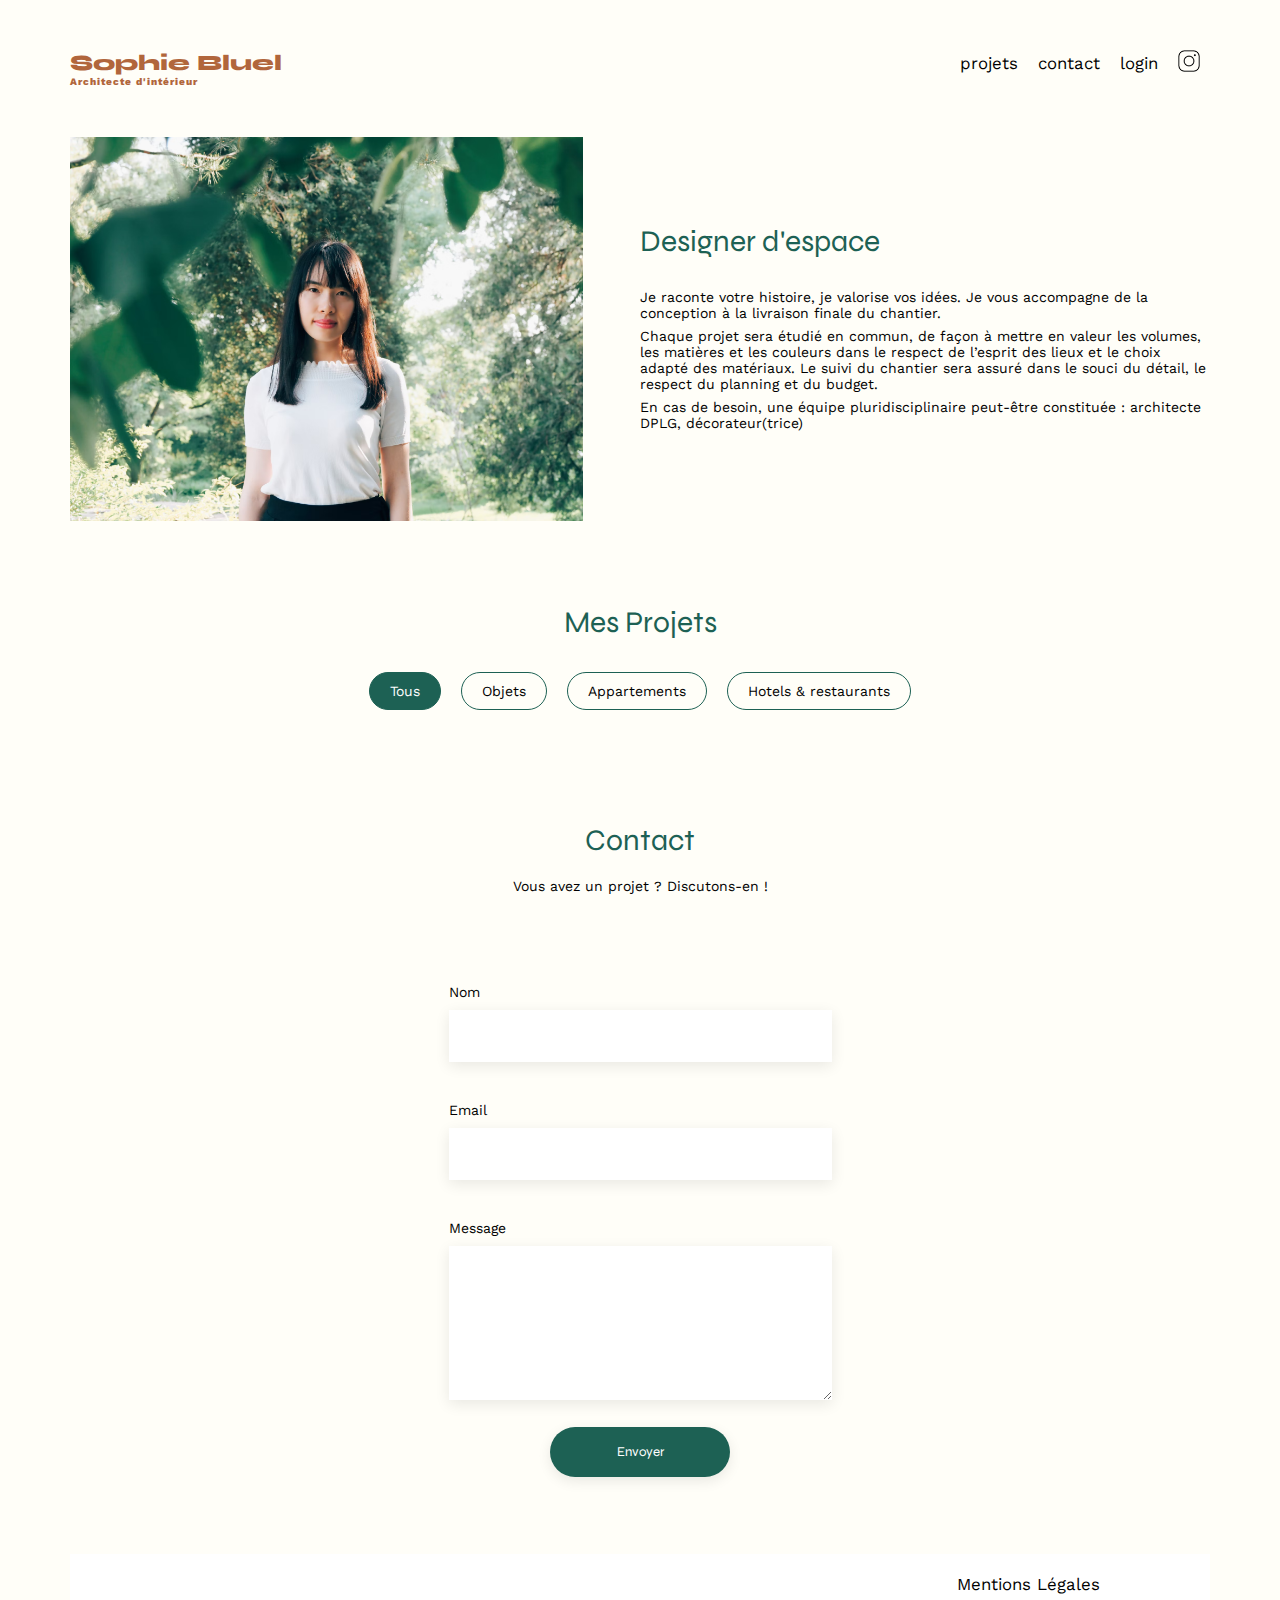
<file: FrontEnd/index.html>
<!DOCTYPE html>
<html lang="fr">
<head>
	<meta charset="UTF-8">
	<title>Sophie Bluel - Architecte d'intérieur</title>
	<meta name="viewport" content="width=device-width, initial-scale=1.0">
	<link rel="preconnect" href="https://fonts.googleapis.com">
	<link rel="preconnect" href="https://fonts.gstatic.com" crossorigin>
	<link href="https://fonts.googleapis.com/css2?family=Syne:wght@700;800&family=Work+Sans:wght@400;700;800&display=swap" rel="stylesheet">
	<link rel="stylesheet" href="https://cdnjs.cloudflare.com/ajax/libs/font-awesome/6.2.1/css/all.min.css" integrity="sha512-MV7K8+y+gLIBoVD59lQIYicR65iaqukzvf/nwasF0nqhPay5w/9lJmVM2hMDcnK1OnMGCdVK+iQrJ7lzPJQd1w==" crossorigin="anonymous" referrerpolicy="no-referrer">
	<meta name="description" content="">
	<link rel="stylesheet" href="./assets/style.css">
</head>
<body>
<header>
	<h1>Sophie Bluel <span>Architecte d'intérieur</span></h1>
	<nav>
		<ul>
			<li><a href="#portfolio">projets</a></li>
			<li><a href="#contact">contact</a></li>
			<li class="login_logout"><a href="./login.html">login</a></li>
			<li><img src="./assets/icons/instagram.png" alt="Instagram"></li>
		</ul>
	</nav>
</header>
<main>
	<aside id="modal1" class="modal" aria-hidden="true" style="display: none;">
			<div class="modal-1 js-modal-stop">
			<i class="fa-solid fa-xmark"></i>
			<h3 class="titlemodal">Galerie photo</h3>
			<div class="project-modale">	
			</div>
			<button class="button1">
				<span>Ajouter une photo</span>
			</button>
			</div>
			<div class="modal-2 js-modal-stop">
			<i class="fa-solid fa-arrow-left"></i>
			<i class="fa-solid fa-xmark"></i>
			<h3 class="titlemodal">Ajout Photo</h3>
			<div class="ajoutPhoto">
				<i class="fa-regular fa-image fa-xl"></i>
				<label class="button3" for="file">
					+ Ajouter photo
					<input type="file" id="file" accept="image/jpeg, image/png" required>
				</label>
				<p class="instruction">jpg, png : 4mo max</p>
			</div>			
			<form action="#" method="post">
					<label for="title">Titre</label>
					<input type="text" name="title" id="title" required>
					<label for="categories">Catégorie</label>
					<select id="categories" required>
						<option value="" disabled selected hidden>Choisissez une catégorie</option>
						<option value="1" label="objets">objets</option>
						<option value="2" label="appartements">appartements</option>
						<option value="3" label="hotels et restaurants">hotels & restaurants</option>
					</select>
			</form>
			<button class="btn_validate" type="submit">Valider</button>
			</div>
	</aside>
	<div class="ModeEdition">
		<i class="fa-solid fa-pen-to-square fa-sm modif_icon1"></i>
		<p>Mode édition</p>
	</div>
	<div id="introduction">
		<figure>
			<img src="./assets/images/sophie-bluel.png" alt="">
		</figure>
		<article>
			<h2>Designer d'espace</h2>
			<p>Je raconte votre histoire, je valorise vos idées. Je vous accompagne de la conception à la livraison finale du chantier.</p>
			<p>Chaque projet sera étudié en commun, de façon à mettre en valeur les volumes, les matières et les couleurs dans le respect de l’esprit des lieux et le choix adapté des matériaux. Le suivi du chantier sera assuré dans le souci du détail, le respect du planning et du budget.</p>
			<p>En cas de besoin, une équipe pluridisciplinaire peut-être constituée : architecte DPLG, décorateur(trice)</p>
		</article>
	</div>
	<section id="portfolio">
		<h2>Mes Projets</h2> 
			<a href="#modal1" class="js-modal modif_button">
				<i class="fa-solid fa-pen-to-square"></i>
				<p>modifier</p>
			</a>
		<div class="filtres">
			<div class="tous"><p>Tous</p></div>
			<div class="objets"><p>Objets</p></div>
			<div class="appartements"><p>Appartements</p></div>
			<div class="hotels"><p>Hotels & restaurants</p></div>
		</div>
		<div class="gallery">
		</div>
	</section>
	<section id="contact">
		<h2>Contact</h2>
		<p>Vous avez un projet ? Discutons-en !</p>
		<form action="#" method="post">
			<label for="name">Nom</label>
			<input type="text" name="name" id="name">
			<label for="email">Email</label>
			<input type="email" name="email" id="email">
			<label for="message">Message</label>
			<textarea name="message" id="message" cols="30" rows="10"></textarea>
			<input type="submit" value="Envoyer">
		</form>
	</section>
</main>

<footer>
	<nav>
		<ul>
			<li>Mentions Légales</li>
		</ul>
	</nav>
</footer>
<script src="./script.js"></script>
</body>
</html>
</file>
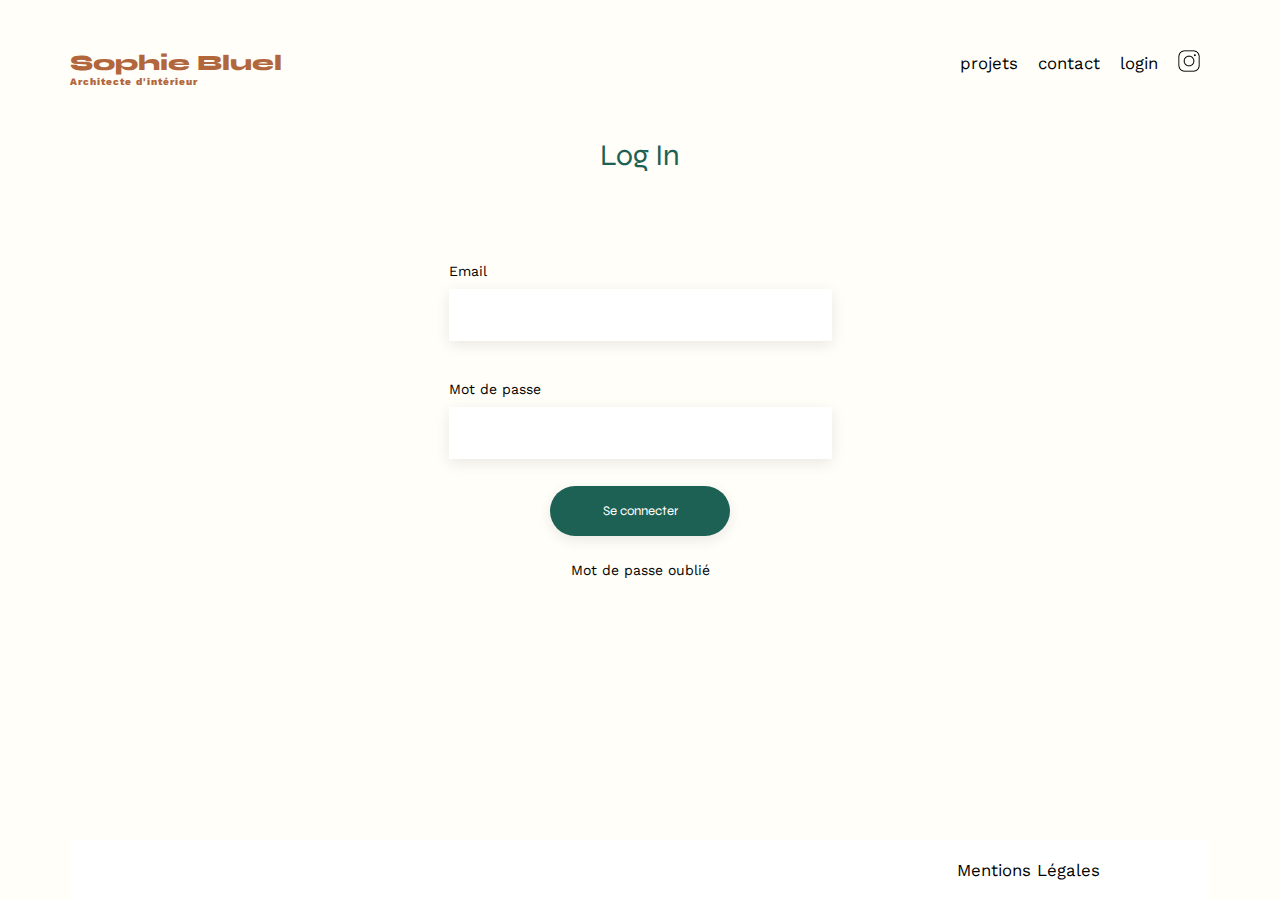
<file: FrontEnd/login.html>
<!DOCTYPE html>
<html lang="fr">
	<head>
		<meta charset="UTF-8">
		<title>Sophie Bluel - Architecte d'intérieur</title>
		<meta name="viewport" content="width=device-width, initial-scale=1.0">
		<link rel="preconnect" href="https://fonts.googleapis.com">
		<link rel="preconnect" href="https://fonts.gstatic.com" crossorigin>
		<link href="https://fonts.googleapis.com/css2?family=Syne:wght@700;800&family=Work+Sans:wght@400;700;800&display=swap" rel="stylesheet">
		<link rel="stylesheet" href="https://cdnjs.cloudflare.com/ajax/libs/font-awesome/6.2.1/css/all.min.css" integrity="sha512-MV7K8+y+gLIBoVD59lQIYicR65iaqukzvf/nwasF0nqhPay5w/9lJmVM2hMDcnK1OnMGCdVK+iQrJ7lzPJQd1w==" crossorigin="anonymous" referrerpolicy="no-referrer">
		<meta name="description" content="">
		<link rel="stylesheet" href="./assets/style.css">
	</head>
	<body>
		<header>
			<h1>Sophie Bluel <span>Architecte d'intérieur</span></h1>
			<nav>
				<ul>
					<li><a href="./index.html#portfolio">projets</a></li>
					<li><a href="./index.html#contact">contact</a></li>
					<li class="login_logout"><a href="./login.html">login</a></li>
					<li><img src="./assets/icons/instagram.png" alt="Instagram"></li>
				</ul>
			</nav>
		</header>
		<main>
			<h2>Log In</h2>
			<form>
				<label for="emailInput">Email</label>
				<input id="emailInput" type="email" required>
				<label for="passwordInput">Mot de passe</label>
				<input id="passwordInput" type="password" required>
				<input id="send-input" type="submit" value="Se connecter">
				<p id="error-message">Erreur dans l’identifiant ou le mot de passe</p>
				<a href="#">Mot de passe oublié</a>
			</form>
		</main>
		<footer>
			<nav>
				<ul>
					<li>Mentions Légales</li>
				</ul>
			</nav>
		</footer>
		<script src="./script_log.js"></script>
	</body>
</html>
</file>
<file: FrontEnd/assets/style.css>
/* http://meyerweb.com/eric/tools/css/reset/
   v2.0 | 20110126
   License: none (public domain)
*/
html,
body,
div,
span,
applet,
object,
iframe,
h1,
h2,
h3,
h4,
h5,
h6,
p,
blockquote,
pre,
a,
abbr,
acronym,
address,
big,
cite,
code,
del,
dfn,
em,
img,
ins,
kbd,
q,
s,
samp,
small,
strike,
strong,
sub,
sup,
tt,
var,
b,
u,
i,
center,
dl,
dt,
dd,
ol,
ul,
li,
fieldset,
form,
label,
legend,
table,
caption,
tbody,
tfoot,
thead,
tr,
th,
td,
article,
aside,
canvas,
details,
embed,
figure,
figcaption,
footer,
header,
hgroup,
menu,
nav,
output,
ruby,
section,
summary,
time,
mark,
audio,
video {
	margin: 0;
	padding: 0;
	border: 0;
	font-size: 100%;
	font: inherit;
	vertical-align: baseline;
}
/* HTML5 display-role reset for older browsers */
article,
aside,
details,
figcaption,
figure,
footer,
header,
hgroup,
menu,
nav,
section {
	display: block;
}
ol,
ul {
	list-style: none;
}
blockquote,
q {
	quotes: none;
}
blockquote:before,
blockquote:after,
q:before,
q:after {
	content: "";
	content: none;
}
table {
	border-collapse: collapse;
	border-spacing: 0;
}
/** end reset css**/
/* Variables CSS */
:root {
	--main-color: #1d6154;
	--primary-color: #b1663c;
	--secondary-color: #b3b3b3;
	--background-color: #fffef8;
}

/* Styles globaux */
body {
	max-width: 1140px;
	margin: auto;
	font-family: "Work Sans", sans-serif;
	font-size: 14px;
	background: var(--background-color);
	display: flex;
	flex-direction: column;
	min-height: 100vh;
}
header {
	display: flex;
	justify-content: space-between;
	margin: 50px 0;
}
main {
	display: flex;
	flex-direction: column;
	flex: 1;
}

h1,
h2 {
	font-family: "Syne", sans-serif;
}

h1 {
	display: flex;
	flex-direction: column;
	font-size: 22px;
	font-weight: 800;
	color: var(--primary-color);
}

h1 > span {
	font-family: "Work Sans", sans-serif;
	font-size: 10px;
	letter-spacing: 0.1em;
}

h2 {
	text-align: center;
	font-size: 30px;
	color: var(--main-color);
}

header nav ul {
	display: flex;
	align-items: center;
}
li img {
	max-width: 22px;
}
nav li {
	padding: 0 10px;
	font-size: 1.2em;
}

a:hover {
	color: var(--primary-color);
}
footer {
	text-align: right;
	padding: 20px 100px;
	background-color: white;
	flex-shrink: 0;
}

/* Introduction Styles */
#introduction {
	display: flex;
	align-items: center;
}

#introduction figure,
#introduction article {
	flex: 1;
}

#introduction img {
	width: 90%;
}

#introduction h2 {
	margin-bottom: 1em;
	text-align: left;
}

#introduction p {
	margin-bottom: 0.5em;
}

/* Portfolio Styles */
.gallery {
	display: grid;
	grid-template-columns: repeat(3, 1fr);
	gap: 20px;
}

.gallery img {
	width: 100%;
}
.filtres {
	display: flex;
	justify-content: center;
	gap: 20px;
}
.filtres > * {
	border-radius: 60px;
	border: 1px solid var(--main-color);
	padding: 10px 20px;
}
.active {
	background: var(--main-color);
	color: white;
}
figcaption {
	text-align: left;
	font-size: 13px;
	padding-top: 10px;
}
/* Contact Styles */
#contact p {
	text-align: center;
}

#contact h2 {
	margin-bottom: 20px;
}
/* page login */
form {
	margin: 50px auto;
	display: flex;
	flex-direction: column;
	width: fit-content;
}
textarea, input {
	width: 379px;
}
.button1, input, textarea, select{
	border-style: none;
	box-shadow: 0px 4px 14px 0px #00000017;
	min-height: 50px;
}
a, a:visited {
	text-align: center;
	color: black;
	text-decoration: none;
}
#error-message {
	display: none;
	color: red;
	text-align: center;
	padding: 10px;
}
input[type="submit"], .button1 {
	font-family: "Syne", sans-serif;
	color: white;
	background-color: var(--main-color);
	margin: 2em auto;
	width: 180px;
	border-radius: 60px;
}
label {
	padding: 40px 0 10px 0;
}
#portfolio {
	display: flex;
	flex-direction: column;
	gap: 2rem;
	margin: 80px auto;
}
.modif_button {
	margin-top: -56px;
	align-self: center;
	margin-right: -300px;
	gap: 5px;
	flex-direction: row;
	align-items: center;
	display: none;
}
/* Modale Styles */
.modal {
	position: fixed;
	display: flex;
	align-items: center;
	justify-content: center;
	top: 0;
	left: 0;
	width: 100%;
	height: 100%;
	background: rgba(0, 0, 0, 0.3);
}
.modal-1 {
	overflow: auto;
	width: 630px;
	max-width: calc(100vw - 20px);
	max-height: calc(100vh - 20px);
	padding: 20px;
	background-color: white;
	display: flex;
	flex-direction: column;
	align-items: center;
	border-radius: 10px;
}
.modal-2 {
	background: white;
	padding: 20px;
	display: none;
	text-align: center;
}
.titlemodal {
	font-size: 26px;
	text-align: center;
	padding: 20px;
}
.fa-xmark {
	align-self: flex-end;
	float: inline-end;
}
.project-modale {
	display: flex;
	gap: 10px;
	flex-wrap: wrap;
	width: 80%;
	padding-bottom: 30px;
	border-bottom: 1px solid var(--secondary-color);
}

.project-modale img {
	width: 77px;
	height: 102px;
	margin: 5px;
}
.trash {
	position: relative;
}
i.fa-solid.fa-trash-can {
	position: absolute;
	bottom: 85px;
	right: 10px;
	color: white;
	background-color: black;
	text-align: center;
	padding: 3px;
	border-radius: 3px;
}

i.fa-solid.fa-arrow-left {
	width: 20px;
	height: 20px;
	float: left;
}
i,
a {
	cursor: pointer;
}
.ajoutPhoto {
	display: flex;
	flex-direction: column;
	align-items: center;
	margin: 0 20px;
	height: 170px;
	background-color: #e8f1f6;
	justify-content: space-around;
}
.fa-image {
	color: #b9c5cc;
	font-size: 60px;
	line-height: normal;
}

.button3 {
	all: unset;
}

.button3 label {
	font-family: "Work Sans", sans-serif;
	font-weight: 500;
	font-size: 14px;
	color: var(--main-color);
	background-color: #cbd6dc;
	padding: 10px 32px;
	text-align: center;
	border-radius: 50px;
}

.button3 input {
	display: none;
}
label.button3 {
    border-radius: 50px;
    background: #CBD6DC;
    color: #306685;
    padding: 10px 33px;}

.instruction {
	font-size: 10px;
}
.modal-2 > form {
	text-align: left;
	margin: 0 20px 20px;
	padding-bottom: 30px;
	border-bottom: 1px solid #b3b3b3;
}
.btn_validate {
	margin: 0 20px;
	border-radius: 60px;
	background: #a7a7a7;
	color: white;
	font-family: "Syne", sans-serif;
	font-size: 14px;
	border: none;
	width: 237px;
	height: 36px;
}
#categories {
	color: #6c6c6c;
}
img.uploaded-photo {
	height: 169px;
	width: fit-content;
}
.invalid {
	box-shadow: 0 0 5px 1px red;}

	.ModeEdition {
		position: fixed;
		background-color: black;
		color: white;
		padding: 10px;
		top: 0;
		left: 0;
		display: none;
		justify-content: center;
		align-items: center;
		width: 100%;
		gap: 10px;
		font-size: 16px;
	}
</file>
